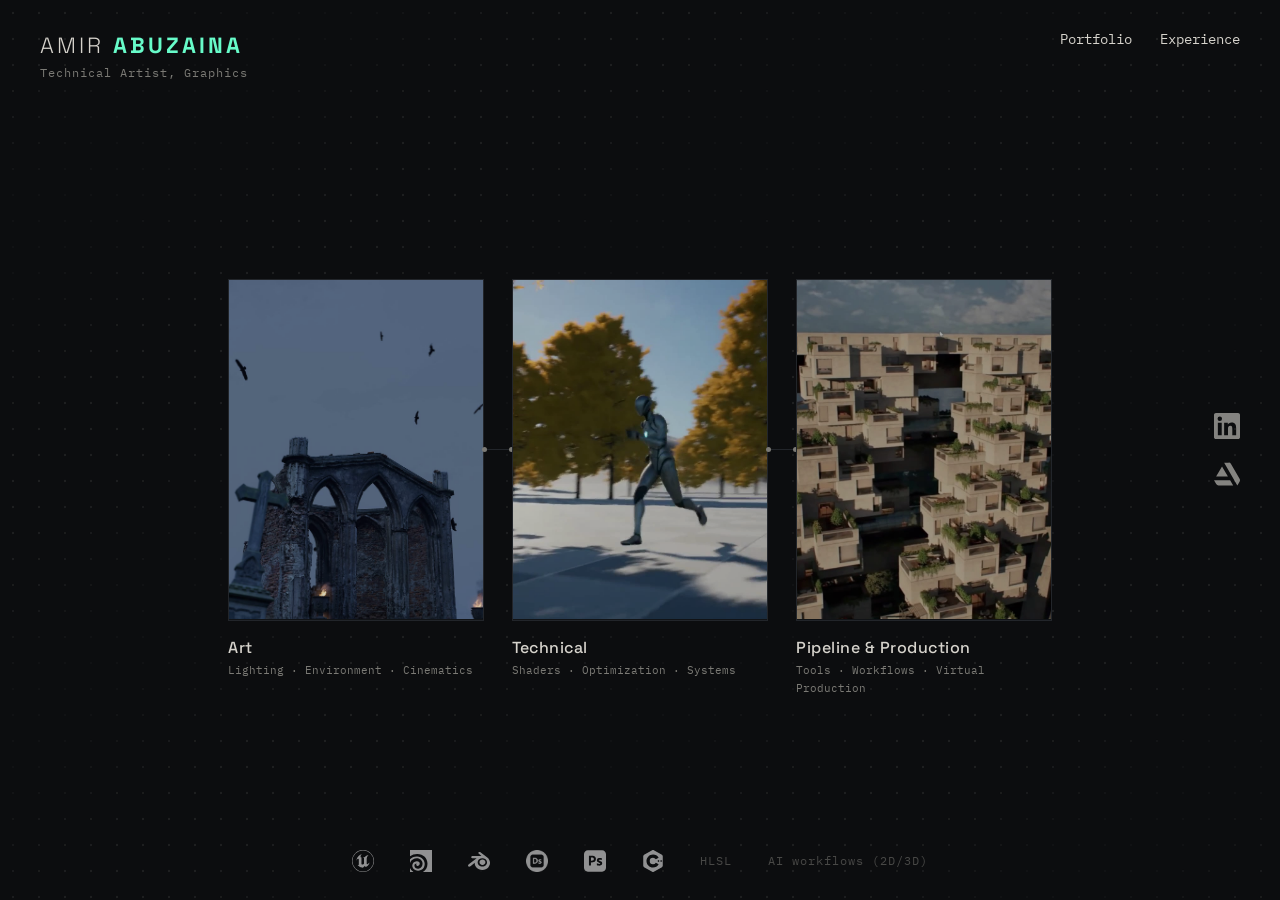
<file: index.html>
<!doctype html>
<html lang="en">
<head>
  <meta charset="utf-8">
  <meta name="viewport" content="width=device-width, initial-scale=1">
  <title>Amir Abuzaina</title>
  <meta name="description" content="Amir Abuzaina: technical artist, graphics.">
  <link rel="preconnect" href="https://fonts.googleapis.com">
  <link href="https://fonts.googleapis.com/css2?family=Space+Grotesk:wght@300;400;500;700&family=IBM+Plex+Mono:wght@400;500&display=swap" rel="stylesheet">
  <link rel="icon" href="assets/favicon.svg" type="image/svg+xml">
  <link rel="icon" href="assets/favicon-32.png" sizes="32x32" type="image/png">
  <link rel="apple-touch-icon" href="assets/apple-touch-icon.png">
  <link rel="stylesheet" href="assets/style.css">
</head>
<body class="home">
  <!-- background: interactive dot field -->
  <canvas id="field"></canvas>

  <!-- centre: three discipline panels joined by bridges -->
  <section class="stage">
    <div class="stage-inner">
      <div class="panels" id="panels"></div>
      <!-- hover tray: moving thumbnails of the hovered category -->
      <div class="tray" id="tray"><div class="tray-track" id="track"></div></div>
    </div>
  </section>

  <!-- bottom: tools -->
  <div class="toolstrip" id="tools"></div>

  <script src="assets/data.js"></script>
  <script src="assets/common.js"></script>
  <script>
    // panels
    const el = document.getElementById("panels");
    const panelPoster = p => (PROJECTS.find(x => x.video === p.video || x.card === p.video) || {}).poster;
    const panelMedia = p => p.video ? `<video src="${vsrc(p.video, "sm")}" ${panelPoster(p) ? `poster="${panelPoster(p)}"` : ""} muted loop playsinline autoplay preload="auto"></video>`
      : p.image ? `<img src="${p.image}" alt="">` : '<div class="ph">[ LOOP ]</div>';
    el.innerHTML = SITE.panels.map((p, i) => `
      ${i ? '<div class="bridge"></div>' : ""}
      <a class="panel" href="portfolio.html?cat=${p.id}" data-cat="${p.id}" style="--c:${p.color}">
        <div class="frame">${panelMedia(p)}</div>
        <div class="cap"><h2>${p.label}</h2><div class="mini">${p.tags.map(cap).join(" · ")}</div></div>
      </a>`).join("");

    // hover tray: vertical 2-column bar of moving thumbnails under the hovered panel
    const stageInner = document.querySelector(".stage-inner");
    const tray = document.getElementById("tray"), track = document.getElementById("track");
    const touch = matchMedia("(hover: none), (max-width: 900px)").matches;
    let hideT, current = null;
    // still=true: poster image only (used for the duplicate set in the scrolling loop, so each clip decodes once)
    const thumb = (p, still) => `
      <a class="thumb" href="project.html?id=${p.id}">
        <div class="frame">${p.video && !still ? `<video src="${vsrc(p.card || p.video, "xs")}" muted loop playsinline autoplay preload="metadata"></video>` : p.poster ? `<img src="${isrc(p.poster, "medium")}" alt="" loading="lazy">` : '<div class="ph"></div>'}</div>
        <span>${p.title}</span>
      </a>`;
    function openTray(cat, panelEl) {
      clearTimeout(hideT);
      if (current === cat) return;
      current = cat;
      const panel = SITE.panels.find(x => x.id === cat);
      const list = PROJECTS.filter(p => p.categories.includes(cat));
      track.innerHTML = list.map(p => thumb(p)).join("");
      tray.style.setProperty("--c", panel.color);
      el.style.setProperty("--c", panel.color);
      // position from layout offsets (not getBoundingClientRect) so the hover scale-up can't skew it
      const SCALE = 1.07, cap = panelEl.querySelector(".cap");
      const pTop = panelEl.offsetTop, pH = panelEl.offsetHeight, cy = pTop + pH / 2;
      const capBottom = cy + (pTop + cap.offsetTop + cap.offsetHeight - cy) * SCALE;
      const innerTop = stageInner.parentElement.getBoundingClientRect().top + stageInner.offsetTop; // untransformed
      const wanted = 340, gap = 18, bottomLimit = innerHeight - 80, topLimit = 40;
      const below = bottomLimit - (innerTop + capBottom + gap);
      const panelTopScreen = innerTop + cy - (pH / 2) * SCALE;
      const lift = Math.max(0, Math.min(Math.max(wanted - below, 160), panelTopScreen - topLimit)); // always lift; header fades out meanwhile
      const h = Math.max(140, Math.min(wanted, below + lift));
      tray.style.height = h + "px";
      // bridges stretch on hover and nudge the panels sideways, so track the panel centre while that settles
      const follow = t0 => { const step = t => {
        const pr = panelEl.getBoundingClientRect(), ir = stageInner.getBoundingClientRect();
        tray.style.left = (pr.left + pr.width / 2 - ir.left) + "px";
        if (t - t0 < 600 && current === cat) requestAnimationFrame(step); };
        requestAnimationFrame(step); };
      follow(performance.now());
      tray.style.top = (capBottom + gap) + "px";
      stageInner.style.transform = `translateY(${-lift}px)`;
      track.classList.remove("scroll");
      requestAnimationFrame(() => {
        if (track.scrollHeight > h) {
          track.innerHTML += list.map(p => thumb(p)).join(""); // duplicate set for the seamless loop (videos too)
          track.style.setProperty("--dur", `${Math.ceil(list.length / 2) * 5}s`);
          track.classList.add("scroll");
        }
        track.querySelectorAll("video").forEach(v => { v.muted = true; v.play().catch(() => {}); });
      });
      tray.classList.add("open");
      document.body.classList.add("lifted");
      setGlow(panel.color, panelEl);
    }
    function closeTray() {
      hideT = setTimeout(() => { tray.classList.remove("open"); document.body.classList.remove("lifted"); setGlow(null, null); stageInner.style.transform = ""; current = null; }, 300);
    }

    if (!touch) {
      el.querySelectorAll(".panel").forEach(a => {
        a.addEventListener("mouseenter", () => openTray(a.dataset.cat, a));
        a.addEventListener("mouseleave", closeTray);
      });
      tray.addEventListener("mouseenter", () => clearTimeout(hideT));
      tray.addEventListener("mouseleave", closeTray);
    } else {
      // phones: first tap shows that category's projects under the card, second tap opens the category
      el.querySelectorAll(".panel").forEach(a => {
        const box = document.createElement("div");
        box.className = "m-thumbs";
        a.after(box);
        a.addEventListener("click", e => {
          if (a.classList.contains("expanded")) return;
          e.preventDefault();
          el.querySelectorAll(".panel.expanded").forEach(x => { x.classList.remove("expanded"); x.nextElementSibling.innerHTML = ""; });
          a.classList.add("expanded");
          box.style.setProperty("--c", a.style.getPropertyValue("--c"));
          box.innerHTML = PROJECTS.filter(p => p.categories.includes(a.dataset.cat)).map(p => thumb(p)).join("");
        });
      });
    }

    // startup: cards resolve from low mip levels up to full resolution (once per visit).
    // The source is the video's own first frame, so the hand-off to playback is seamless; the video starts once resolved.
    (function mipIntro() {
      let seen = false;
      try { seen = sessionStorage.getItem("introSeen") === "1"; sessionStorage.setItem("introSeen", "1"); } catch (e) {}
      if (seen || matchMedia("(prefers-reduced-motion: reduce)").matches) return;
      const LV = [3, 5, 9, 16, 30, 60, 120], DUR = 850, STAGGER = 120;
      document.body.classList.add("intro");
      el.querySelectorAll(".panel").forEach((a, i) => {
        const fr = a.querySelector(".frame"), vid = fr.querySelector("video"), poster = panelPoster(SITE.panels[i]);
        if (vid) { vid.autoplay = false; vid.pause(); }
        const play = () => { if (vid) vid.play().catch(() => {}); };
        const cv = document.createElement("canvas");
        cv.className = "mip"; fr.appendChild(cv);
        const w = fr.clientWidth, h = fr.clientHeight, dpr = Math.min(devicePixelRatio || 1, 2);
        cv.width = Math.round(w * dpr); cv.height = Math.round(h * dpr);
        const g2 = cv.getContext("2d");
        g2.fillStyle = "#111316"; g2.fillRect(0, 0, cv.width, cv.height);
        let started = false;
        const finish = () => { cv.classList.add("done"); a.classList.add("resolved"); play(); setTimeout(() => cv.remove(), 500); };
        const bail = setTimeout(() => { if (!started) { started = true; finish(); } }, 3000); // nothing loaded: just show the card
        const run = (src, iw, ih) => {
          if (started) return; started = true; clearTimeout(bail);
          const s = Math.max(w / iw, h / ih), sw = w / s, sh = h / s, sx = (iw - sw) / 2, sy = (ih - sh) / 2;
          const full = document.createElement("canvas");
          full.width = cv.width; full.height = cv.height;
          full.getContext("2d").drawImage(src, sx, sy, sw, sh, 0, 0, full.width, full.height); // snapshot, in case the source changes
          const levels = LV.map(lw => {
            const c2 = document.createElement("canvas");
            c2.width = lw; c2.height = Math.max(1, Math.round(lw * h / w));
            c2.getContext("2d").drawImage(full, 0, 0, c2.width, c2.height);
            return c2;
          });
          const t0 = performance.now() + i * STAGGER;
          const step = now => {
            const k = (now - t0) / DUR;
            if (k < 0) return requestAnimationFrame(step);
            if (k >= 1) { g2.drawImage(full, 0, 0); return finish(); }
            const L = levels[Math.min(LV.length - 1, Math.floor(k * LV.length))];
            g2.imageSmoothingEnabled = false;
            g2.drawImage(L, 0, 0, L.width, L.height, 0, 0, cv.width, cv.height);
            requestAnimationFrame(step);
          };
          requestAnimationFrame(step);
        };
        // prefer the video's first frame; fall back to the poster if the video is slow
        const fromVideo = () => run(vid, vid.videoWidth, vid.videoHeight);
        const fromPoster = () => {
          if (started || !poster) return;
          const im = new Image();
          im.onload = () => run(im, im.naturalWidth, im.naturalHeight);
          im.src = poster;
        };
        if (vid) {
          if (vid.readyState >= 2) fromVideo();
          else { vid.addEventListener("loadeddata", fromVideo, { once: true }); vid.addEventListener("error", fromPoster, { once: true }); }
        }
        setTimeout(fromPoster, vid ? 900 : 0);
      });
    })();

    document.getElementById("tools").innerHTML = SITE.tools.map(t => `<span class="tool" title="${t.name}">${t.logo ? `<img src="${t.logo}" alt="${t.name}">` : t.name}</span>`).join("");

    // dot field
    const c = document.getElementById("field"), g = c.getContext("2d");
    let W, H, dots = [], mouse = { x: -9999, y: -9999 };
    const GAP = 26, R = 120, HALO = 56;
    // glow colour follows the hovered card's category colour; a faint halo of dots rings the card
    const hex = h => [1, 3, 5].map(i => parseInt(h.slice(i, i + 2), 16));
    const GREEN = [103, 251, 201];
    let glow = [...GREEN], glowT = [...GREEN], halo = 0, haloT = 0, haloEl = null;
    function setGlow(color, el) {
      glowT = color ? hex(color) : [...GREEN];
      haloT = el ? 1 : 0;
      if (el) haloEl = el;
    }
    function build() {
      const dpr = Math.min(window.devicePixelRatio || 1, 2);
      W = innerWidth; H = innerHeight;
      c.width = W * dpr; c.height = H * dpr; g.setTransform(dpr, 0, 0, dpr, 0, 0);
      dots = [];
      for (let y = GAP / 2; y < H; y += GAP)
        for (let x = GAP / 2; x < W; x += GAP) dots.push({ ox: x, oy: y, x, y });
    }
    function frame(t) {
      g.clearRect(0, 0, W, H);
      for (let i = 0; i < 3; i++) glow[i] += (glowT[i] - glow[i]) * 0.14;   // ~0.3s ease
      halo += (haloT - halo) * 0.12;
      const rgb = glow.map(Math.round).join(",");
      const r = halo > 0.01 && haloEl ? haloEl.getBoundingClientRect() : null;
      const buckets = Array.from({ length: 8 }, () => new Path2D()), near = [], ring = [];
      for (const d of dots) {
        const dx = d.ox - mouse.x, dy = d.oy - mouse.y, dist = Math.hypot(dx, dy);
        if (dist < R || d.x !== d.ox || d.y !== d.oy) {
          const push = dist < R ? (1 - dist / R) ** 2 * 40 : 0;
          const tx = d.ox + (dist ? dx / dist : 0) * push, ty = d.oy + (dist ? dy / dist : 0) * push;
          d.x += (tx - d.x) * 0.12; d.y += (ty - d.y) * 0.12;
          if (Math.abs(d.x - d.ox) < 0.05 && Math.abs(d.y - d.oy) < 0.05 && dist >= R) { d.x = d.ox; d.y = d.oy; }
        }
        if (dist < R) { near.push([d, 1 - dist / R]); continue; }
        if (r) {
          const ex = Math.max(r.left - d.x, 0, d.x - r.right), ey = Math.max(r.top - d.y, 0, d.y - r.bottom);
          const e = Math.hypot(ex, ey);
          if (e > 0 && e < HALO) { ring.push([d, (1 - e / HALO) * halo]); continue; }
        }
        const wave = 0.5 + 0.5 * Math.sin(d.ox * 0.01 + d.oy * 0.013 + t * 0.0008);
        const path = buckets[Math.min(7, (wave * 8) | 0)];
        path.moveTo(d.x + 1.2, d.y); path.arc(d.x, d.y, 1.2, 0, 6.283);
      }
      buckets.forEach((path, i) => { g.fillStyle = `rgba(214,211,204,${0.06 + (i / 7) * 0.12})`; g.fill(path); });
      for (const [d, n] of ring) { g.fillStyle = `rgba(${rgb},${0.08 + n * 0.45})`; g.beginPath(); g.arc(d.x, d.y, 1.2 + n * 0.5, 0, 6.283); g.fill(); }
      for (const [d, n] of near) { g.fillStyle = `rgba(${rgb},${0.25 + n * 0.75})`; g.beginPath(); g.arc(d.x, d.y, 1.2 + n * 1.3, 0, 6.283); g.fill(); }
      requestAnimationFrame(frame);
    }
    addEventListener("mousemove", e => { mouse.x = e.clientX; mouse.y = e.clientY; });
    addEventListener("mouseleave", () => { mouse.x = mouse.y = -9999; });
    addEventListener("resize", build);
    build(); requestAnimationFrame(frame);
  </script>
</body>
</html>
</file>
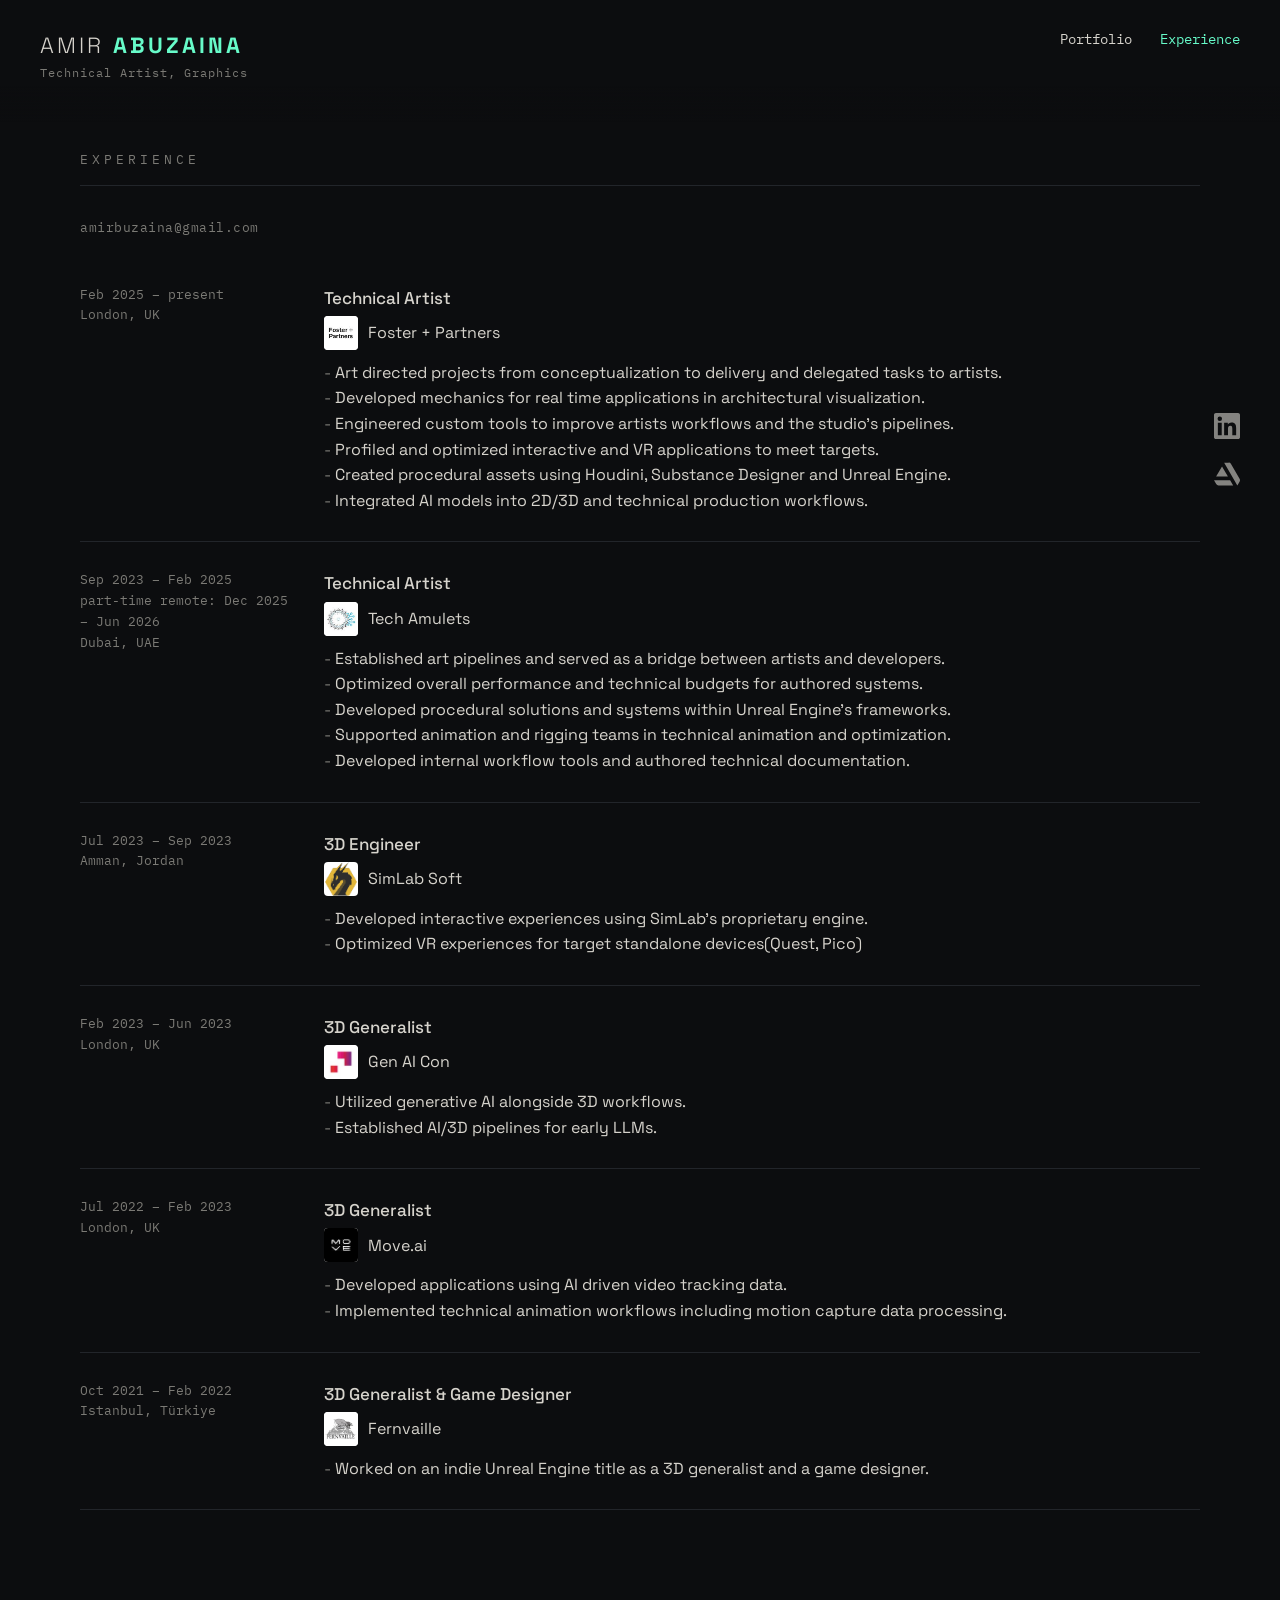
<file: experience.html>
<!doctype html>
<html lang="en">
<head>
  <meta charset="utf-8">
  <meta name="viewport" content="width=device-width, initial-scale=1">
  <title>Experience | Amir Abuzaina</title>
  <link href="https://fonts.googleapis.com/css2?family=Space+Grotesk:wght@300;400;500;700&family=IBM+Plex+Mono:wght@400;500&display=swap" rel="stylesheet">
  <link rel="icon" href="assets/favicon.svg" type="image/svg+xml">
  <link rel="icon" href="assets/favicon-32.png" sizes="32x32" type="image/png">
  <link rel="apple-touch-icon" href="assets/apple-touch-icon.png">
  <link rel="stylesheet" href="assets/style.css">
</head>
<body>
  <main class="page">
    <div class="section-title">EXPERIENCE</div>
    <a class="contact" href="mailto:amirbuzaina@gmail.com">amirbuzaina@gmail.com</a>
    <div id="jobs"></div>
  </main>

  <script src="assets/data.js"></script>
  <script src="assets/common.js"></script>
  <script>
    document.getElementById("jobs").innerHTML = EXPERIENCE.map(j => `
      <div class="job">
        <div class="when">${j.period}<br>${j.location}</div>
        <div>
          <h3>${j.role}</h3>
          <div class="co">${j.logo ? `<img class="co-logo" src="${j.logo}" alt="">` : ""}${j.company}</div>
          <ul>${j.points.map(x => `<li>${x}</li>`).join("")}</ul>
        </div>
      </div>`).join("");
  </script>
</body>
</html>
</file>
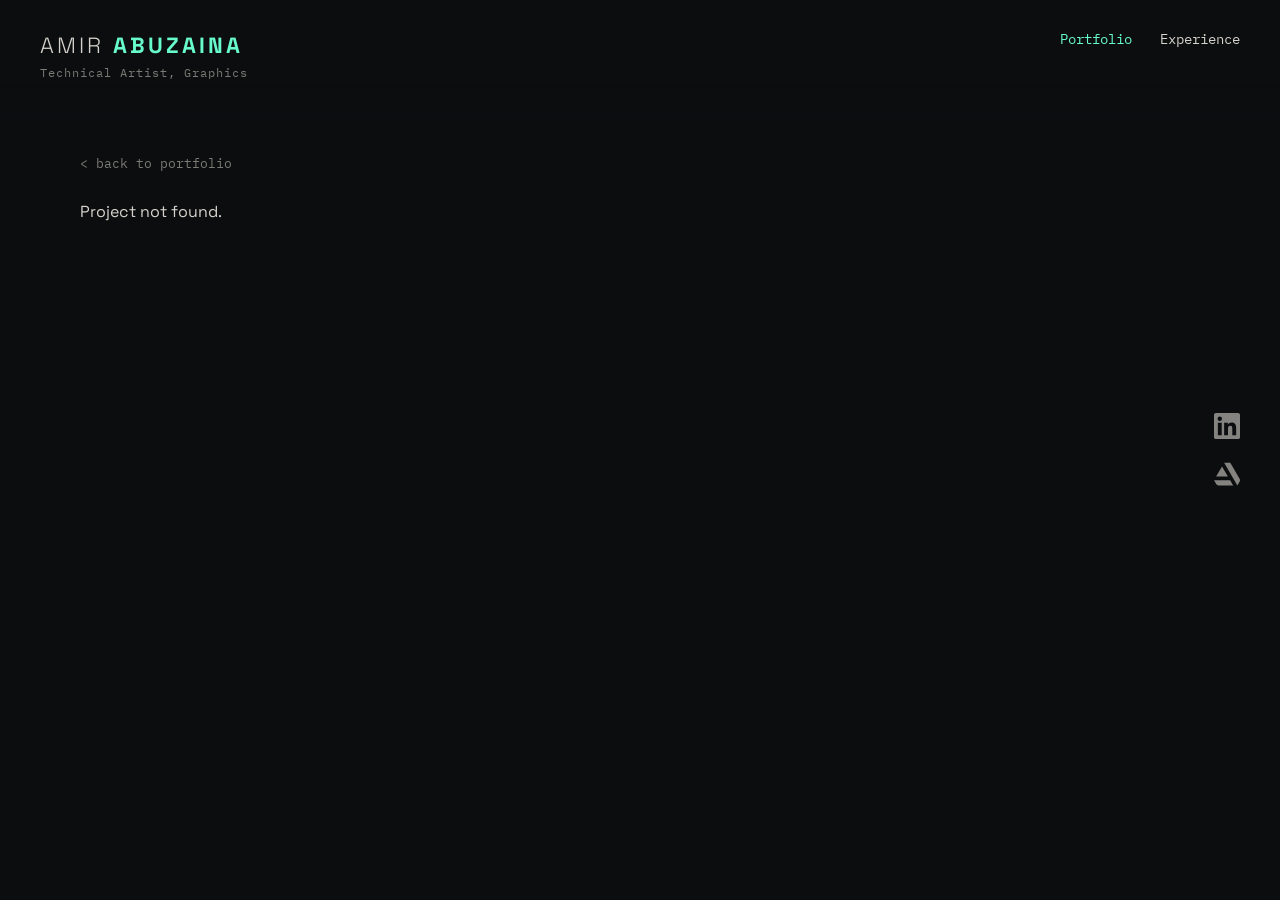
<file: project.html>
<!doctype html>
<html lang="en">
<head>
  <meta charset="utf-8">
  <meta name="viewport" content="width=device-width, initial-scale=1">
  <title>Project | Amir Abuzaina</title>
  <link href="https://fonts.googleapis.com/css2?family=Space+Grotesk:wght@300;400;500;700&family=IBM+Plex+Mono:wght@400;500&display=swap" rel="stylesheet">
  <link rel="icon" href="assets/favicon.svg" type="image/svg+xml">
  <link rel="icon" href="assets/favicon-32.png" sizes="32x32" type="image/png">
  <link rel="apple-touch-icon" href="assets/apple-touch-icon.png">
  <link rel="stylesheet" href="assets/style.css">
</head>
<body>
  <main class="page" id="p"></main>

  <script src="assets/data.js"></script>
  <script src="assets/common.js"></script>
  <script>
    const id = new URLSearchParams(location.search).get("id");
    const p = PROJECTS.find(x => x.id === id);
    const el = document.getElementById("p");
    if (!p) {
      el.innerHTML = `<a class="back" href="portfolio.html">&lt; back to portfolio</a><p>Project not found.</p>`;
    } else {
      document.title = `${p.title} | ${SITE.name}`;
      el.innerHTML = `
        <a class="back" href="portfolio.html">&lt; back to portfolio</a>
        <div class="frame ${p.aspect === "9:16" ? "vertical" : ""}">${mediaHTML(p, true)}</div>
        <div class="proj-head">
          <h1>${p.title}</h1>
          <p>${p.summary}</p>
          <div class="tags">${p.tags.map(t => `<span>${cap(t)}</span>`).join("")}</div>
          <div class="software">${[...(p.software || []), p.year].filter(Boolean).join(" · ")}</div>
        </div>
        ${(p.gallery || []).length ? `<div class="gallery">${p.gallery.map(g => `<div class="frame"><img src="${g}" alt="" loading="lazy"></div>`).join("")}</div>` : ""}
        ${(p.highlights || []).length ? `<ul class="highlights">${p.highlights.map(h => `<li>${h}</li>`).join("")}</ul>` : ""}
        <div class="breakdown">${(p.breakdown || []).map(b => `<h2>${b.heading}</h2><p>${b.body}</p>${b.code ? `<pre><code>${b.code.replace(/</g, "&lt;")}</code></pre>` : ""}${b.image ? `<div class="frame" style="margin-top:14px"><img src="${b.image}" alt=""></div>` : ""}`).join("")}</div>
        <div class="proj-links" id="links">${(p.links || []).filter(l => l.url).map(l => `<a href="${l.url}" target="_blank" rel="noopener">${l.label} ↗</a>`).join("")}</div>`;
      autoplayInView(el);
    }
  </script>
</body>
</html>
</file>
<file: assets/style.css>
:root {
  --bg: #0c0d0f;
  --panel: #111316;
  --line: #22252a;
  --text: #d6d3cc;
  --dim: #7b7a75;
  --accent: #67fbc9;
  --mono: "IBM Plex Mono", ui-monospace, Menlo, Consolas, monospace;
  --sans: "Space Grotesk", system-ui, sans-serif;
}
* { box-sizing: border-box; margin: 0; padding: 0; }
html, body { background: var(--bg); color: var(--text); font-family: var(--sans); font-size: 16px; line-height: 1.6; }
a { color: inherit; text-decoration: none; }
a:hover { color: var(--accent); }

/* ---------- top bar ---------- */
.top { position: fixed; inset: 0 0 auto 0; z-index: 20; display: flex; justify-content: space-between; align-items: flex-start;
  padding: 28px 40px; pointer-events: none; }
.top > * { pointer-events: auto; }
.brand .name { font-size: 22px; letter-spacing: 3px; font-weight: 300; }
.brand .name b { font-weight: 700; color: var(--accent); }
.brand .tag { color: var(--dim); font-size: 12px; letter-spacing: 1px; }
.nav { display: flex; gap: 28px; font-size: 14px; }
.nav a.active { color: var(--accent); }

.social { position: fixed; right: 40px; top: 50%; transform: translateY(-50%); z-index: 20; display: flex; flex-direction: column; gap: 22px; }
.social a { width: 26px; height: 26px; opacity: .6; transition: opacity .2s; }
.social a:hover { opacity: 1; color: var(--accent); }
.social svg { width: 100%; height: 100%; fill: currentColor; }

/* ---------- landing ---------- */
#field { position: fixed; inset: 0; width: 100vw; height: 100vh; display: block; }
.landing-note { position: fixed; left: 40px; bottom: 28px; color: var(--dim); font-size: 11px; letter-spacing: 2px; z-index: 20; }

/* ---------- inner pages ---------- */
.page { max-width: 1200px; margin: 0 auto; padding: 150px 40px 120px; }
.section-title { color: var(--dim); letter-spacing: 4px; font-size: 13px; padding-bottom: 14px; border-bottom: 1px solid var(--line); margin-bottom: 28px; }
.filters { display: flex; flex-wrap: wrap; gap: 10px; margin-bottom: 40px; }
.filters button { background: none; border: 1px solid var(--line); color: var(--dim); font: inherit; font-size: 13px; padding: 6px 16px; cursor: pointer; }
.filters button.on { border-color: var(--accent); color: var(--accent); }

/* big 16:9 cards, one per row */
.grid { display: grid; gap: 64px; }
.card { display: block; }
.frame { position: relative; aspect-ratio: 16 / 9; background: var(--panel); border: 1px solid var(--line); overflow: hidden; }
.frame video, .frame img { width: 100%; height: 100%; object-fit: cover; display: block; transition: transform .6s; }
.card:hover .frame video, .card:hover .frame img { transform: scale(1.02); }
.ph { position: absolute; inset: 0; display: grid; place-items: center; color: var(--dim); font-size: 12px; letter-spacing: 2px;
  background: repeating-linear-gradient(45deg, transparent 0 14px, rgba(255,255,255,.015) 14px 28px); }
.card-meta { display: flex; justify-content: space-between; gap: 20px; margin-top: 16px; align-items: baseline; flex-wrap: wrap; }
.card-meta h3 { font-size: 18px; font-weight: 500; }
.card:hover h3 { color: var(--accent); }
.card-meta p { color: var(--dim); font-size: 14px; flex-basis: 100%; }
.tags { display: flex; flex-wrap: wrap; gap: 8px; }
.tags span { font-size: 11px; letter-spacing: 1px; color: var(--accent); border: 1px solid rgba(103,251,201,.3); padding: 2px 8px; }

/* project page */
.back { color: var(--dim); font-size: 13px; display: inline-block; margin-bottom: 24px; }
.proj-head { margin: 28px 0 36px; }
.proj-head h1 { font-size: 30px; font-weight: 500; letter-spacing: 1px; }
.proj-head p { color: var(--dim); margin: 6px 0 14px; }
.highlights { list-style: none; border-left: 2px solid var(--accent); padding-left: 20px; margin-bottom: 56px; }
.highlights li { margin: 6px 0; }
.highlights li::before { content: "– "; color: var(--dim); }
.breakdown h2 { font-size: 13px; letter-spacing: 3px; color: var(--accent); margin: 40px 0 10px; text-transform: uppercase; }
.breakdown p { max-width: 760px; }
.breakdown pre { background: var(--panel); border: 1px solid var(--line); padding: 18px; overflow-x: auto; font-size: 13px; margin: 14px 0; }
.proj-links { margin-top: 48px; display: flex; gap: 20px; }
.proj-links a { border-bottom: 1px solid var(--accent); }

/* experience */
.job { display: grid; grid-template-columns: 220px 1fr; gap: 24px; padding: 28px 0; border-bottom: 1px solid var(--line); }
.job .when { color: var(--dim); font-size: 13px; }
.job h3 { font-weight: 500; font-size: 17px; }
.job .co { color: var(--accent); font-size: 14px; }
.job ul { list-style: none; margin-top: 10px; }
.job li::before { content: "- "; color: var(--dim); }

@media (max-width: 720px) {
  .top { flex-direction: column; gap: 14px; padding: 20px 16px; position: absolute; }
  .page { padding: 150px 16px 100px; }
  .job { grid-template-columns: 1fr; gap: 6px; }
  .social { right: 16px; top: auto; bottom: 16px; transform: none; flex-direction: row; }
  .landing-note { left: 16px; bottom: 16px; }
}
body:not(.home) .top { background: linear-gradient(var(--bg) 70%, transparent); padding-bottom: 40px; }
.frame video.contain, .frame img.contain { object-fit: contain; background: #000; }

/* mono only for small technical labels */
.brand .tag, .nav, .section-title, .filters button, .tags span, .back, .job .when, .landing-note, .ph, pre, code, .breakdown h2 { font-family: var(--mono); }

/* vertical (9:16) pieces */
.card.vertical { display: grid; grid-template-columns: minmax(0, 420px) 1fr; gap: 40px; align-items: end; }
.card.vertical .frame, .frame.vertical { aspect-ratio: 9 / 16; }
.frame.vertical { max-width: 480px; margin: 0 auto; }
.card.vertical .card-meta { margin-top: 0; }
.software { color: var(--dim); font-family: var(--mono); font-size: 12px; margin-top: 10px; }

/* ---------- landing: three panels ---------- */
.home #field { opacity: .55; }
.stage { position: fixed; inset: 0; display: grid; place-items: center; z-index: 10; pointer-events: none; }
.panels { display: flex; align-items: center; pointer-events: auto; }
.panel { position: relative; width: clamp(200px, 20vw, 300px); aspect-ratio: 3 / 4; display: block;
  transition: transform .45s cubic-bezier(.2,.8,.2,1); }
.panel .frame { aspect-ratio: auto; height: 100%; }
.panel .frame video { filter: saturate(.85) brightness(.85); transition: filter .45s; }
.panel:hover { transform: scale(1.07); z-index: 2; }
.panel:hover .frame { border-color: var(--accent); }
.panel:hover .frame video { filter: none; }
.panel .num { position: absolute; top: 12px; left: 14px; font-family: var(--mono); font-size: 11px; color: var(--dim); letter-spacing: 2px; z-index: 1; }
.panel .cap { position: absolute; left: 0; right: 0; top: calc(100% + 14px); }
.panel .cap h2 { font-size: 16px; font-weight: 500; letter-spacing: .5px; }
.panel:hover .cap h2 { color: var(--accent); }
.panel .cap .mini { font-family: var(--mono); font-size: 11px; color: var(--dim); margin-top: 2px; }
/* the bridge: a line between panels that stretches when a neighbour is hovered */
.bridge { width: 28px; height: 1px; background: var(--line); position: relative; transition: width .45s cubic-bezier(.2,.8,.2,1), background .45s; }
.bridge::before, .bridge::after { content: ""; position: absolute; top: -2px; width: 5px; height: 5px; border-radius: 50%; background: var(--dim); }
.bridge::before { left: -2px; } .bridge::after { right: -2px; }
.panels:has(.panel:nth-child(1):hover) .bridge:nth-child(2),
.panels:has(.panel:nth-child(3):hover) .bridge:nth-child(2),
.panels:has(.panel:nth-child(3):hover) .bridge:nth-child(4),
.panels:has(.panel:nth-child(5):hover) .bridge:nth-child(4) { width: 72px; background: var(--accent); }

.toolstrip { position: fixed; left: 0; right: 0; bottom: 28px; z-index: 20; display: flex; justify-content: center; flex-wrap: wrap;
  gap: 8px 28px; font-family: var(--mono); font-size: 12px; color: var(--dim); letter-spacing: 1px; padding: 0 120px; }
.toolstrip span:hover { color: var(--text); }

@media (max-width: 900px) {
  .stage { position: static; padding: 150px 16px 160px; }
  .panels { flex-direction: column; }
  .panel { width: min(320px, 80vw); margin-bottom: 70px; }
  .bridge { width: 1px; height: 28px; margin-bottom: 0; display: none; }
  .toolstrip { position: static; padding: 0 16px 90px; }
}

.filters button { text-transform: capitalize; }
.toolstrip { align-items: center; gap: 10px 36px; }
.toolstrip .tool { display: flex; align-items: center; gap: 8px; opacity: .55; transition: opacity .2s; }
.toolstrip .tool:hover { opacity: 1; }
.toolstrip img { height: 22px; width: auto; filter: invert(1); }

/* per-category filter colour (set from SITE.panels[].color) */
.filters button:hover, .filters button.on { border-color: var(--c, var(--accent)); color: var(--c, var(--accent)); }
.gallery { display: grid; gap: 24px; margin: 40px 0; }

.tags span { color: var(--text); border-color: var(--line); }
.gallery .frame { aspect-ratio: auto; }
.gallery .frame img { height: auto; }

/* landing: panel hover uses its category colour */
.stage-inner { display: flex; flex-direction: column; align-items: center; gap: 70px; pointer-events: auto; }
.panel:hover .frame { border-color: var(--c); }
.panel:hover .cap h2 { color: var(--c); }
.panel .frame img { width: 100%; height: 100%; object-fit: cover; }
.panels:has(.panel:hover) .bridge { background: var(--line); }
.panels:has(.panel:nth-child(1):hover) .bridge:nth-child(2),
.panels:has(.panel:nth-child(3):hover) .bridge:nth-child(2),
.panels:has(.panel:nth-child(3):hover) .bridge:nth-child(4),
.panels:has(.panel:nth-child(5):hover) .bridge:nth-child(4) { background: var(--c); }
.panels:has(.panel:hover) .panel:not(:hover) { opacity: .45; }
.panel { transition: transform .45s cubic-bezier(.2,.8,.2,1), opacity .45s; }

/* hover tray */
.tray { width: min(1000px, 80vw); height: 130px; overflow: hidden; opacity: 0; transform: translateY(10px);
  transition: opacity .35s, transform .35s; pointer-events: none;
  mask-image: linear-gradient(90deg, transparent, #000 6%, #000 94%, transparent); }
.tray.open { opacity: 1; transform: none; pointer-events: auto; }
.tray-track { display: flex; gap: 14px; width: max-content; margin: 0 auto; }
.tray-track.scroll { animation: marquee var(--dur, 30s) linear infinite; margin: 0; }
.tray:hover .tray-track { animation-play-state: paused; }
@keyframes marquee { to { transform: translateX(-50%); } }
.thumb { width: 180px; flex: none; }
.thumb .frame { aspect-ratio: 16 / 9; }
.thumb:hover .frame { border-color: var(--c); }
.thumb span { display: block; margin-top: 6px; font-family: var(--mono); font-size: 10px; color: var(--dim);
  white-space: nowrap; overflow: hidden; text-overflow: ellipsis; }
.thumb:hover span { color: var(--c); }
@media (max-width: 900px) { .tray { display: none; } .stage-inner { gap: 0; } }
.stage-inner { gap: 96px; }
.panel { width: clamp(180px, min(20vw, 36vh), 300px); }

/* vertical tray (overrides horizontal version) */
.stage-inner { position: relative; transition: transform .45s cubic-bezier(.2,.8,.2,1); }
.tray { position: absolute; width: 330px; transform: translate(-50%, 10px); height: 240px;
  mask-image: linear-gradient(180deg, transparent, #000 10%, #000 90%, transparent); }
.tray.open { transform: translate(-50%, 0); }
.tray-track { display: grid; grid-template-columns: 1fr 1fr; gap: 12px; width: auto; margin: 0; }
.tray-track.scroll { animation: marquee-up var(--dur, 30s) linear infinite; }
@keyframes marquee-up { to { transform: translateY(-50%); } }
.thumb { width: auto; }
.stage-inner { gap: 0; }

/* phones: tap-to-expand thumbnails under each card */
.m-thumbs { display: none; }
@media (max-width: 900px), (hover: none) {
  .m-thumbs { display: grid; grid-template-columns: 1fr 1fr; gap: 12px; width: min(320px, 80vw); margin: 30px 0 70px; }
  .m-thumbs:empty { display: none; }
  .panel.expanded .frame { border-color: var(--c); }
  .panel.expanded .cap h2 { color: var(--c); }
}
.job .co { display: flex; align-items: center; gap: 10px; margin-top: 4px; }
.co-logo { width: 34px; height: 34px; object-fit: contain; border-radius: 4px; background: #fff; }

/* fix: videos' intrinsic width was blowing out the grid columns */
.tray-track { grid-template-columns: repeat(2, minmax(0, 1fr)); }
.thumb { min-width: 0; }
.thumb .frame { overflow: hidden; }

/* header fades while a card is lifted so the card can use the top of the screen */
.top { transition: opacity .35s; }
body.lifted .top { opacity: 0; pointer-events: none; }

/* brand colours on hover */
.social a.s-linkedin:hover { color: #0A66C2; opacity: 1; }
.social a.s-artstation:hover { color: #13AFF0; opacity: 1; }
/* company name: white, a bit bigger */
.job .co { color: var(--text); font-size: 16px; }

/* smoother hover in/out */
:root { --ease: cubic-bezier(.22, 1, .36, 1); }
.stage-inner { transition: transform .8s var(--ease); }
.panel { transition: transform .6s var(--ease), opacity .6s var(--ease); }
.panel .frame { transition: border-color .5s var(--ease); }
.panel .frame video { transition: filter .6s var(--ease); }
.panel .cap h2 { transition: color .4s var(--ease); }
.bridge { transition: width .6s var(--ease), background .6s var(--ease); }
.tray { transition: opacity .5s var(--ease), transform .6s var(--ease), left .5s var(--ease), top .5s var(--ease); }
.top { transition: opacity .6s var(--ease); }

/* ---------- phones ---------- */
@media (max-width: 900px) {
  .top { position: absolute; padding: 22px 16px; }
  .social { position: absolute; top: 26px; right: 16px; bottom: auto; transform: none; flex-direction: row; gap: 18px; }
  .social a { width: 22px; height: 22px; }
  .page { padding: 140px 16px 80px; }

  /* landing: stacked cards, caption under each card instead of floating over the next one */
  .stage { position: static; display: block; padding: 150px 16px 20px; }
  .stage-inner { gap: 0; transform: none !important; }
  .panels { flex-direction: column; align-items: center; }
  .panel { width: min(380px, 100%); aspect-ratio: auto; margin-bottom: 44px; }
  .panel .frame { height: auto; aspect-ratio: 4 / 5; }
  .panel .cap { position: static; margin-top: 12px; }
  .panel .cap h2 { font-size: 18px; }
  .panel .cap .mini { font-size: 12px; }
  .panel:hover { transform: none; }
  .panels:has(.panel:hover) .panel:not(:hover) { opacity: 1; }
  .panel .frame video { filter: none; }
  .m-thumbs { width: min(380px, 100%); margin: -24px 0 44px; }
  .toolstrip { position: static; padding: 10px 16px 60px; gap: 16px 24px; }
  body.lifted .top { opacity: 1; pointer-events: auto; }

  /* portfolio + project pages */
  .card.vertical { display: block; }
  .card.vertical .frame, .frame.vertical { width: min(100%, calc(72vh * 9 / 16)); max-width: none; margin: 0 auto; }
  .card.vertical .card-meta { margin-top: 16px; }
  .grid { gap: 48px; }
  .proj-head h1 { font-size: 24px; line-height: 1.3; }
  .gallery { gap: 12px; margin: 28px 0; }
  .job .when { font-size: 12px; }
}

/* ---------- startup: mip resolve ---------- */
.panel .frame canvas.mip { position: absolute; inset: 0; width: 100%; height: 100%; z-index: 2; pointer-events: none;
  filter: saturate(.85) brightness(.85); transition: opacity .35s var(--ease); }
.panel:hover .frame canvas.mip { filter: none; }
.panel .frame canvas.mip.done { opacity: 0; }
.panel .cap { transition: opacity .4s var(--ease); }
body.intro .panel:not(.resolved) .cap { opacity: 0; }
.home #field { animation: field-in .6s var(--ease) both; }
@keyframes field-in { from { opacity: 0; } }
@media (max-width: 900px) { .panel .frame canvas.mip { filter: none; } }

/* experience page: contact email */
.contact { display: inline-block; font-family: var(--mono); font-size: 13px; color: var(--dim); letter-spacing: .5px; margin: -6px 0 18px; }
.contact:hover { color: var(--accent); }
</file>
